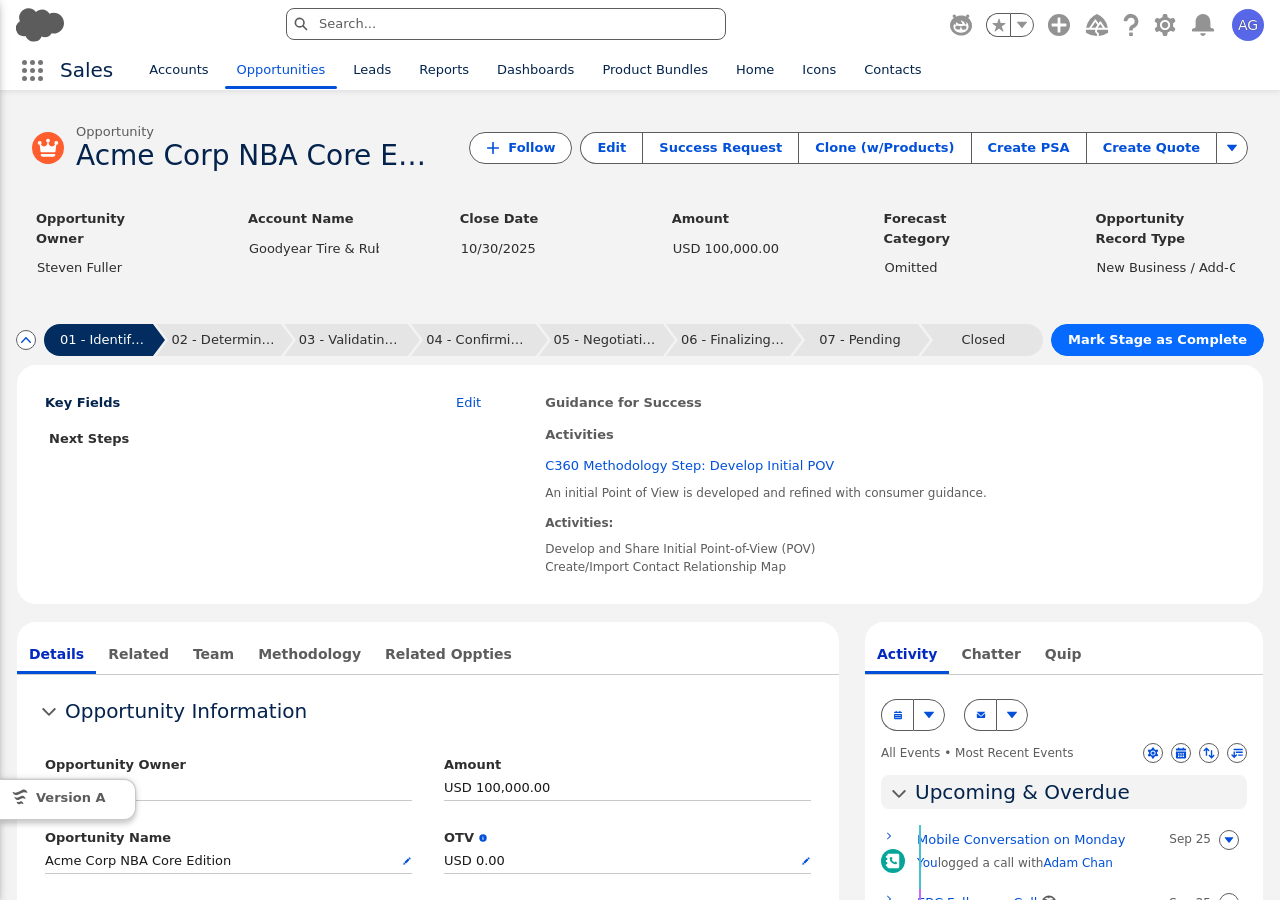
<file: index.html>
<!DOCTYPE html>
<html lang="en">
<head>
    <meta charset="UTF-8">
    <meta name="viewport" content="width=device-width, initial-scale=1, minimum-scale=1" />
    <title>Salesforce</title>
    <link rel="icon" href="./images/salesforce.svg" type="image/svg+xml">
    <link rel="icon" href="./favicon.ico" type="image/x-icon">
    <link rel="stylesheet" href="./loading.css">
  <script type="module" crossorigin src="./assets/index-DtFwm--_.js"></script>
  <link rel="modulepreload" crossorigin href="./assets/preload-helper-PPVm8Dsz.js">
</head>
<body>
    <div id="app"></div>
    <div id="app-loading">Loading…</div>
</body>
</html>
</file>
<file: loading.css>
#app {
    opacity: 0;
}

#app.is-ready {
    opacity: 1;
}

#app-loading {
    display: none;
    position: fixed;
    inset: 0;
    place-items: center;
    font: 500 .875rem/1 system-ui, sans-serif;
    color: oklch(60% 0 0);
    animation: app-loading-fade-in .5s ease-in forwards;
}

#app:not(.is-ready) ~ #app-loading {
    display: grid;
}

@keyframes app-loading-fade-in {
    from { opacity: 0; }
    to { opacity: 1; }
}
</file>
